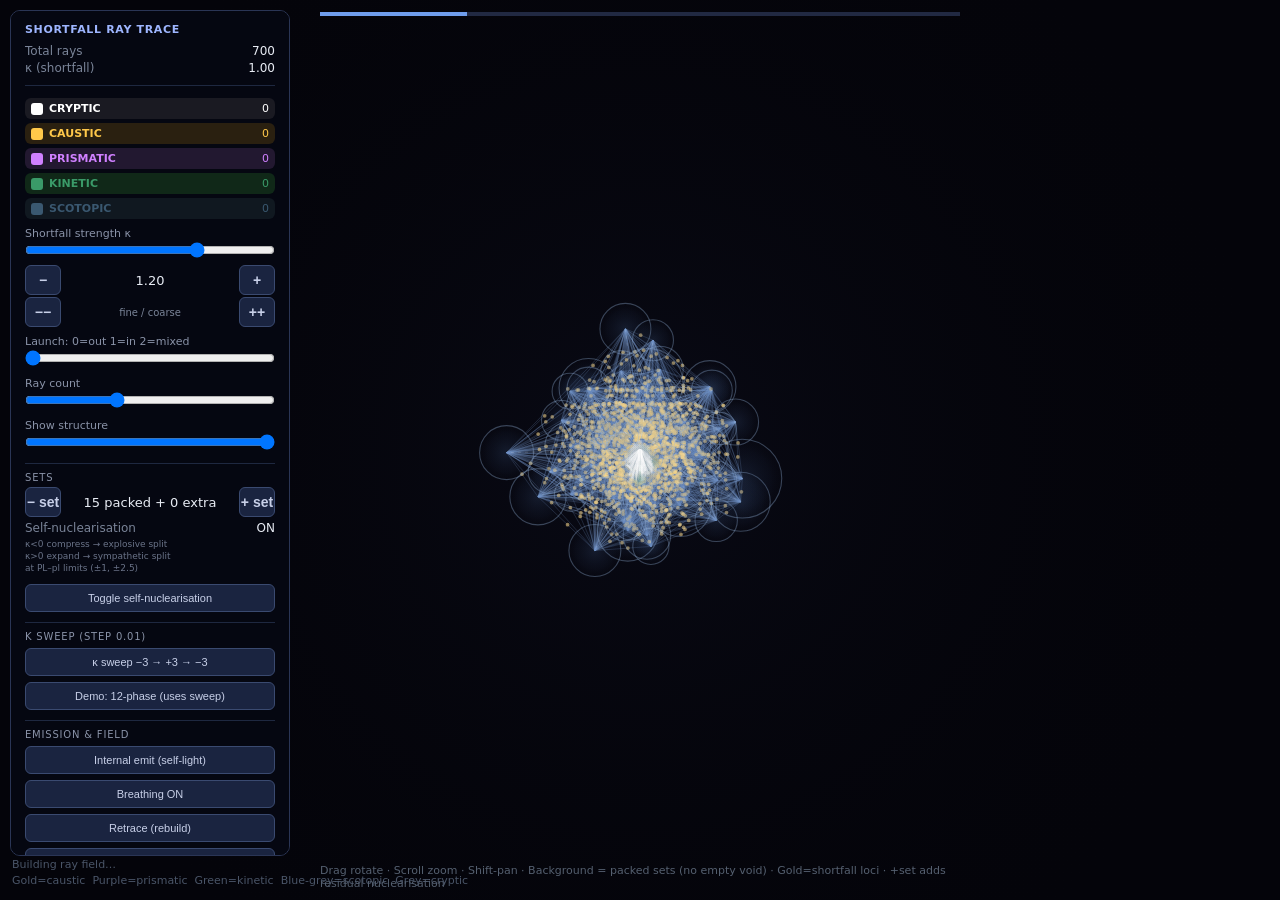
<file: sims/URF_raytrace_shortfall (7).html>
<!DOCTYPE html>
<html lang="en">
<head>
<meta charset="UTF-8"/>
<meta name="viewport" content="width=device-width,initial-scale=1.0"/>
<title>URF · Ray Trace v2 · Optical Modes</title>
<style>
  * { box-sizing: border-box; margin: 0; padding: 0; }
  body { background: #04040a; color: #d0d4e0; font-family: system-ui, sans-serif; overflow: hidden; }
  canvas { display: block; width: 100vw; height: 100vh; }
  #ui {
    position: absolute; top: 10px; left: 10px;
    background: rgba(6,8,18,0.94); border: 1px solid #2a3555;
    border-radius: 10px; padding: 12px 14px; width: 280px;
    max-height: 94vh; overflow-y: auto; font-size: 12px;
  }
  h1 { font-size: 11px; color: #9eb6ff; letter-spacing: 0.06em; text-transform: uppercase; margin-bottom: 8px; }
  .row { display: flex; justify-content: space-between; margin: 3px 0; }
  .label { color: #7a8498; }
  .val { font-variant-numeric: tabular-nums; color: #e8ecf4; font-weight: 500; }
  label.ctrl { display: block; color: #8a93a8; margin-top: 8px; font-size: 11px; }
  input[type=range] { width: 100%; margin: 2px 0 2px; }
  button {
    margin-top: 6px; width: 100%; padding: 7px;
    background: #1a2440; border: 1px solid #3a4a70; color: #c8d0e8;
    border-radius: 6px; cursor: pointer; font-size: 11px;
  }
  button:hover { background: #243056; }
  .arrow-row { display: flex; gap: 6px; align-items: center; margin-top: 4px; }
  .arrow-row button { width: 36px; margin-top: 0; padding: 6px 0; font-size: 14px; font-weight: 700; }
  .arrow-row .kfine { flex: 1; text-align: center; font-variant-numeric: tabular-nums; color: #e8ecf4; font-size: 13px; }
  #metrics {
    margin-top: 10px; border-top: 1px solid #1e2840; padding-top: 8px;
    font-size: 10px; color: #8a93a8; max-height: 140px; overflow-y: auto;
    font-family: ui-monospace, monospace; line-height: 1.45;
  }
  #metrics .mh { color: #9eb6ff; font-weight: 600; margin-bottom: 4px; }
  #metrics .rowm { display: flex; justify-content: space-between; gap: 8px; }
  #metrics .pct { color: #c8d0e8; }

  .mode-row {
    display: flex; align-items: center; justify-content: space-between;
    margin: 4px 0; padding: 4px 6px; border-radius: 6px;
  }
  .swatch { width: 12px; height: 12px; border-radius: 3px; margin-right: 6px; flex-shrink: 0; }
  .mode-name { flex: 1; font-size: 11px; font-weight: 600; }
  .mode-count { font-variant-numeric: tabular-nums; font-size: 11px; }
  #hint { position: absolute; bottom: 10px; left: 50%; transform: translateX(-50%);
    font-size: 11px; color: #556070; pointer-events: none; }
</style>
</head>
<body>
<canvas id="c"></canvas>
<div id="ui">
  <h1>Shortfall Ray Trace</h1>
  <div class="row"><span class="label">Total rays</span><span class="val" id="nrays">0</span></div>
  <div class="row"><span class="label">κ (shortfall)</span><span class="val" id="kappav">1.00</span></div>

  <div style="margin-top:10px;border-top:1px solid #1e2840;padding-top:8px">
    <div class="mode-row" style="background:#1a1a22">
      <div class="swatch" style="background:#ffffff"></div>
      <span class="mode-name" style="color:#ffffff">CRYPTIC</span>
      <span class="mode-count" id="cCRYPTIC" style="color:#ffffff">0</span>
    </div>
    <div class="mode-row" style="background:#2a2010">
      <div class="swatch" style="background:#ffc84a"></div>
      <span class="mode-name" style="color:#ffc84a">CAUSTIC</span>
      <span class="mode-count" id="cCAUSTIC" style="color:#ffc84a">0</span>
    </div>
    <div class="mode-row" style="background:#221830">
      <div class="swatch" style="background:#d080ff"></div>
      <span class="mode-name" style="color:#d080ff">PRISMATIC</span>
      <span class="mode-count" id="cPRISMATIC" style="color:#d080ff">0</span>
    </div>
    <div class="mode-row" style="background:#102818">
      <div class="swatch" style="background:#3a9a68"></div>
      <span class="mode-name" style="color:#3a9a68">KINETIC</span>
      <span class="mode-count" id="cKINETIC" style="color:#3a9a68">0</span>
    </div>
    <div class="mode-row" style="background:#101820">
      <div class="swatch" style="background:#3a5870"></div>
      <span class="mode-name" style="color:#3a5870">SCOTOPIC</span>
      <span class="mode-count" id="cSCOTOPIC" style="color:#3a5870">0</span>
    </div>
  </div>

  <label class="ctrl">Shortfall strength κ
    <input type="range" id="kappa" min="-300" max="300" value="120" step="1"/>
  </label>
  <div class="arrow-row">
    <button type="button" id="kdown" title="κ −0.01">−</button>
    <div class="kfine" id="kfine">1.20</div>
    <button type="button" id="kup" title="κ +0.01">+</button>
  </div>
  <div class="arrow-row" style="margin-top:2px">
    <button type="button" id="kdown10" title="κ −0.10">−−</button>
    <div class="kfine" style="font-size:10px;color:#7a8498">fine / coarse</div>
    <button type="button" id="kup10" title="κ +0.10">++</button>
  </div>

  <label class="ctrl">Launch: 0=out 1=in 2=mixed
    <input type="range" id="launch" min="0" max="2" value="0" step="1"/>
  </label>
  <label class="ctrl">Ray count
    <input type="range" id="nray" min="200" max="1600" value="700" step="100"/>
  </label>
  <label class="ctrl">Show structure
    <input type="range" id="struct" min="0" max="1" value="1" step="1"/>
  </label>
  <div style="margin-top:10px;border-top:1px solid #1e2840;padding-top:8px;font-size:10px;color:#8a93a8;letter-spacing:0.08em;text-transform:uppercase">Sets</div>
  <div class="arrow-row">
    <button type="button" id="setminus" title="Remove one set">− set</button>
    <div class="kfine" id="setcount">1 set</div>
    <button type="button" id="setplus" title="Add one set">+ set</button>
  </div>
  <div class="row" style="margin-top:4px"><span class="label">Self-nuclearisation</span><span class="val" id="natv">ON</span></div>
  <div style="font-size:9px;color:#6a7388;margin:2px 0 4px;line-height:1.35">
    κ&lt;0 compress → explosive split<br/>
    κ&gt;0 expand → sympathetic split<br/>
    at PL–pl limits (±1, ±2.5)
  </div>
  <button id="natnuc">Toggle self-nuclearisation</button>

  <div style="margin-top:10px;border-top:1px solid #1e2840;padding-top:8px;font-size:10px;color:#8a93a8;letter-spacing:0.08em;text-transform:uppercase">κ sweep (step 0.01)</div>
  <button id="sweep">κ sweep −3 → +3 → −3</button>
  <button id="cycle12">Demo: 12-phase (uses sweep)</button>

  <div style="margin-top:10px;border-top:1px solid #1e2840;padding-top:8px;font-size:10px;color:#8a93a8;letter-spacing:0.08em;text-transform:uppercase">Emission &amp; field</div>
  <button id="emit">Internal emit (self-light)</button>
  <button id="breathe">Breathing ON</button>
  <button id="retrace">Retrace (rebuild)</button>
  <button id="reset">Reset (clear)</button>
  <button id="pause">Pause / Resume</button>
  <button id="step">Step →</button>
  <label class="ctrl">Step size (rays / path)
    <input type="range" id="stepsize" min="1" max="40" value="8"/>
  </label>
  <button id="capture">Capture metrics</button>
  <button id="exportcsv">Export metrics CSV</button>
  <div id="metrics"><div class="mh">Metrics log</div><div id="mbody">— capture to log fractions vs κ</div></div>
</div>
<div id="hint">Drag rotate · Scroll zoom · Shift-pan · Background = packed sets (no empty void) · Gold=shortfall loci · +set adds residual nuclearisation</div>
<script>
const canvas = document.getElementById('c');
const ctx = canvas.getContext('2d');
let W, H, dpr;
function resize() {
  dpr = devicePixelRatio || 1;
  W = innerWidth; H = innerHeight;
  canvas.width = W * dpr; canvas.height = H * dpr;
  canvas.style.width = W + 'px'; canvas.style.height = H + 'px';
  ctx.setTransform(dpr, 0, 0, dpr, 0, 0);
}
addEventListener('resize', resize);
resize();

let rotY = 0.55, rotX = 0.28, zoom = 0.85, panX = 0, panY = 0;
let dragging = false, panning = false, lx = 0, ly = 0;
let paused = false;
let kappaScale = 1.2;
// kfine synced in setKappa when DOM ready
let launchMode = 0;
let showStruct = true;
let NRAYS = 700;

canvas.addEventListener('pointerdown', e => {
  lx = e.clientX; ly = e.clientY;
  if (e.shiftKey || e.button === 1 || e.altKey) { panning = true; dragging = false; }
  else { dragging = true; panning = false; }
  canvas.setPointerCapture(e.pointerId);
});
canvas.addEventListener('pointerup', () => { dragging = false; panning = false; });
canvas.addEventListener('pointermove', e => {
  const dx = e.clientX - lx, dy = e.clientY - ly;
  if (panning) { panX += dx; panY += dy; }
  else if (dragging) {
    rotY += dx * 0.008; rotX += dy * 0.008;
    rotX = Math.max(-1.4, Math.min(1.4, rotX));
  }
  lx = e.clientX; ly = e.clientY;
});
canvas.addEventListener('wheel', e => {
  e.preventDefault();
  zoom *= e.deltaY > 0 ? 0.9 : 1.12;
  zoom = Math.max(0.35, Math.min(30, zoom));
}, { passive: false });

function setKappa(k, retrace = true) {
  kappaScale = Math.max(-3.0, Math.min(3.0, k));
  document.getElementById('kappa').value = Math.round(kappaScale * 100);
  document.getElementById('kappav').textContent = kappaScale.toFixed(2);
  document.getElementById('kfine').textContent = kappaScale.toFixed(2);
  if (retrace && typeof traceAll === 'function') {
    // defer until traceAll defined on first load
    try { traceAll(); } catch (e) {}
  }
}
document.getElementById('kappa').oninput = e => {
  setKappa((+e.target.value) / 100, true);
};
document.getElementById('kdown').onclick = () => setKappa(kappaScale - 0.01);
document.getElementById('kup').onclick = () => setKappa(kappaScale + 0.01);
document.getElementById('kdown10').onclick = () => setKappa(kappaScale - 0.10);
document.getElementById('kup10').onclick = () => setKappa(kappaScale + 0.10);

const metricsLog = [];
function captureMetrics(tag) {
  const total = Math.max(1, rays.length);
  const row = {
    tag: tag || ('κ=' + kappaScale.toFixed(3)),
    kappa: +kappaScale.toFixed(4),
    N: rays.length,
    CAUSTIC: COUNTS.CAUSTIC,
    PRISMATIC: COUNTS.PRISMATIC,
    KINETIC: COUNTS.KINETIC,
    SCOTOPIC: COUNTS.SCOTOPIC,
    CRYPTIC: COUNTS.CRYPTIC,
    fC: +(COUNTS.CAUSTIC / total).toFixed(4),
    fP: +(COUNTS.PRISMATIC / total).toFixed(4),
    fK: +(COUNTS.KINETIC / total).toFixed(4),
    fS: +(COUNTS.SCOTOPIC / total).toFixed(4),
    fX: +(COUNTS.CRYPTIC / total).toFixed(4)
  };
  metricsLog.push(row);
  const el = document.getElementById('mbody');
  const lines = metricsLog.slice(-12).map(r =>
    `<div class="rowm"><span>${r.tag}</span><span class="pct">X${(r.fX*100).toFixed(1)}% C${(r.fC*100).toFixed(1)}% P${(r.fP*100).toFixed(1)}% K${(r.fK*100).toFixed(1)}% S${(r.fS*100).toFixed(1)}%</span></div>`
  );
  el.innerHTML = lines.join('') || '—';
  return row;
}
document.getElementById('capture').onclick = () => {
  // ensure counts reflect full field
  if (typeof rays !== 'undefined' && rays.length) {
    // recount from completed rays
    for (const k of Object.keys(COUNTS)) COUNTS[k] = 0;
    for (const r of rays) if (r.revealed || (r.reveal || 0) >= 1) COUNTS[r.mode]++;
    // if nothing revealed yet, count all
    const sum = Object.values(COUNTS).reduce((a,b)=>a+b,0);
    if (sum === 0) for (const r of rays) COUNTS[r.mode]++;
    for (const k of Object.keys(COUNTS)) {
      const el = document.getElementById('c' + k);
      if (el) el.textContent = COUNTS[k];
    }
  }
  captureMetrics();
};
document.getElementById('exportcsv').onclick = () => {
  if (!metricsLog.length) captureMetrics();
  const hdr = 'kappa,N,CAUSTIC,PRISMATIC,KINETIC,SCOTOPIC,CRYPTIC,fC,fP,fK,fS,fX\n';
  const body = metricsLog.map(r =>
    [r.kappa,r.N,r.CAUSTIC,r.PRISMATIC,r.KINETIC,r.SCOTOPIC,r.CRYPTIC,r.fC,r.fP,r.fK,r.fS,r.fX].join(',')
  ).join('\n');
  const blob = new Blob([hdr + body], { type: 'text/csv' });
  const a = document.createElement('a');
  a.href = URL.createObjectURL(blob);
  a.download = 'urf_raytrace_metrics.csv';
  a.click();
  URL.revokeObjectURL(a.href);
};

// Internal emission: structure generates its own residual rays from heart + shell
let emitMode = false;
document.getElementById('emit').onclick = () => {
  emitMode = !emitMode;
  document.getElementById('emit').textContent = emitMode
    ? 'Internal emit ON'
    : 'Internal emit (self-light)';
  launchMode = emitMode ? 0 : launchMode; // centroid out when emitting
  if (emitMode) {
    // force internal launch
    const prev = launchMode;
    launchMode = 0;
    if (typeof traceAll === 'function') traceAll();
  } else {
    if (typeof traceAll === 'function') traceAll();
  }
};

// ----- Sets: add one at a time (manual) + natural nucleation at PL–pl limits -----
function updateSetLabel() {
  const bg = PACKED.length;
  const extra = splitLevel;
  const el = document.getElementById('setcount');
  if (el) el.textContent = bg + ' packed + ' + extra + ' extra';
}

function addOneSet() {
  if (splitLevel >= 8) return; // soft cap for performance
  if (splitLevel === 0) {
    BASE_SECOND = makeShiftedSet(BASE, SHELL_AXIS, 1.15);
    splitLevel = 1;
  } else if (splitLevel === 1) {
    const ax = SHELL_AXIS;
    let px = BASE[1][0]-BASE[0][0], py = BASE[1][1]-BASE[0][1], pz = BASE[1][2]-BASE[0][2];
    const par = px*ax[0]+py*ax[1]+pz*ax[2];
    px -= par*ax[0]; py -= par*ax[1]; pz -= par*ax[2];
    let L = Math.hypot(px,py,pz) || 1;
    const axis2 = [px/L, py/L, pz/L];
    BASE_THIRD = makeShiftedSet(BASE_SECOND || BASE, axis2, 1.15);
    splitLevel = 2;
  } else {
    // further sets: alternate residual directions
    const seed = (splitLevel % 2 === 0) ? (BASE_THIRD || BASE_SECOND || BASE) : (BASE_SECOND || BASE);
    const ang = splitLevel * 2.399; // golden-ish angle
    const axis = [
      Math.cos(ang)*SHELL_AXIS[0] + Math.sin(ang)*0.7,
      SHELL_AXIS[1]*0.3 + Math.cos(ang*1.3)*0.7,
      Math.sin(ang)*SHELL_AXIS[2] + Math.cos(ang)*0.5
    ];
    const L = Math.hypot(axis[0], axis[1], axis[2]) || 1;
    const a = [axis[0]/L, axis[1]/L, axis[2]/L];
    const extra = makeShiftedSet(seed, a, 1.15 + 0.05*splitLevel);
    if (splitLevel === 2) BASE_THIRD = BASE_THIRD; // keep
    // store extras by growing BASE_THIRD list via concat into a dynamic store
    if (!window._extraSets) window._extraSets = [];
    window._extraSets.push(extra);
    splitLevel += 1;
  }
  updateSetLabel();
  if (typeof traceAll === 'function') traceAll();
}

function removeOneSet() {
  if (splitLevel <= 0) return;
  if (window._extraSets && window._extraSets.length) {
    window._extraSets.pop();
    splitLevel -= 1;
  } else if (splitLevel >= 2) {
    BASE_THIRD = null;
    splitLevel = 1;
  } else {
    BASE_SECOND = null;
    BASE_THIRD = null;
    splitLevel = 0;
  }
  updateSetLabel();
  if (typeof traceAll === 'function') traceAll();
}

function makeShiftedSet(source, axis, shift) {
  let best = -1e9, idx = 0;
  for (let i = 0; i < source.length; i++) {
    const c = source[i];
    const proj = c[0]*axis[0] + c[1]*axis[1] + c[2]*axis[2];
    if (proj > best) { best = proj; idx = i; }
  }
  const peel = source[idx];
  return source.map(c => [
    c[0] - peel[0] + axis[0]*shift + peel[0]*0.15,
    c[1] - peel[1] + axis[1]*shift + peel[1]*0.15,
    c[2] - peel[2] + axis[2]*shift + peel[2]*0.15
  ]);
}


let naturalNucleation = true;
// Self-nuclearisation triggers (geometry-native):
// 1) COMPRESSION → explosive separation (pressure side p, κ < 0)
//    Deep compression at PL–pl lower limit: residual pressure saturates the shell,
//    interface charge ruptures → new set is ejected outward (energetic / caustic channel).
// 2) EXPANSION → sympathetic separation (tension side P, κ > 0)
//    Deep expansion at PL–pl upper limit: residual tension opens solvent corridors,
//    a new set peels along a transport axis (sympathetic channel).
//
// PL–pl = balanced pressure–length crossings where residual load can reorganise
// into an extra extended nucleus without forced thresholds beyond the residual cycle.
const NUC_COMPRESS = -1.0;  // first compression balance (explosive window)
const NUC_COMPRESS_DEEP = -2.5;
const NUC_EXPAND = 1.0;     // first expansion balance (sympathetic window)
const NUC_EXPAND_DEEP = 2.5;

function maybeNaturalNucleate(prevK, nextK) {
  if (!naturalNucleation) return;
  if (splitLevel >= 8) return;

  function crossed(L) {
    return (prevK - L) * (nextK - L) <= 0 && prevK !== nextK;
  }

  let mode = null;
  if (crossed(NUC_COMPRESS) || crossed(NUC_COMPRESS_DEEP)) {
    mode = 'explosive'; // compression → energetic rupture
  } else if (crossed(NUC_EXPAND) || crossed(NUC_EXPAND_DEEP)) {
    mode = 'sympathetic'; // expansion → solvent-corridor peel
  }
  if (!mode) return;

  // Explosive: shift farther, along strongest compression radial
  // Sympathetic: milder shift along residual transport axis
  const shift = mode === 'explosive' ? 1.35 : 1.10;
  const prevLevel = splitLevel;

  if (mode === 'explosive') {
    residualSign = -1;
    // push next set along current shell axis (pressure ejection)
    if (splitLevel === 0) {
      BASE_SECOND = makeShiftedSet(BASE, SHELL_AXIS, shift);
      splitLevel = 1;
    } else {
      addOneSet();
    }
  } else {
    residualSign = 1;
    // sympathetic: peel along a perpendicular residual corridor
    if (splitLevel === 0) {
      const ax = SHELL_AXIS;
      let px = BASE[1][0]-BASE[0][0], py = BASE[1][1]-BASE[0][1], pz = BASE[1][2]-BASE[0][2];
      const par = px*ax[0]+py*ax[1]+pz*ax[2];
      px -= par*ax[0]; py -= par*ax[1]; pz -= par*ax[2];
      let L = Math.hypot(px,py,pz) || 1;
      BASE_SECOND = makeShiftedSet(BASE, [px/L, py/L, pz/L], shift);
      splitLevel = 1;
    } else {
      addOneSet();
    }
  }

  if (splitLevel > prevLevel) {
    updateSetLabel();
    captureMetrics((mode === 'explosive' ? 'EXPL' : 'SYMP') +
      '@κ=' + nextK.toFixed(2) + ' sets=' + (1+splitLevel));
  }
}

document.getElementById('setplus').onclick = () => addOneSet();
document.getElementById('setminus').onclick = () => removeOneSet();
document.getElementById('natnuc').onclick = () => {
  naturalNucleation = !naturalNucleation;
  document.getElementById('natv').textContent = naturalNucleation ? 'ON' : 'OFF';
};

// ----- κ sweep −3 → +3 → −3, step 0.01 -----
let sweeping = false;
async function runKappaSweep(kMin, kMax, step, labelBtn, doneLabel) {
  if (sweeping) { sweeping = false; return; }
  sweeping = true;
  if (labelBtn) labelBtn.textContent = 'Sweep running… (click stop)';
  const seq = [];
  for (let k = kMin; k <= kMax + 1e-9; k = +(k + step).toFixed(4)) seq.push(k);
  for (let k = kMax - step; k >= kMin - 1e-9; k = +(k - step).toFixed(4)) seq.push(k);

  let prevK = kappaScale;
  for (const k of seq) {
    if (!sweeping) break;
    maybeNaturalNucleate(prevK, k);
    prevK = k;
    setKappa(k, false);
    if (typeof _traceAll === 'function') _traceAll();
    else if (typeof traceAll === 'function') traceAll();
    for (const key of Object.keys(COUNTS)) COUNTS[key] = 0;
    for (const r of rays) {
      r.reveal = 1; r.revealed = true;
      COUNTS[r.mode]++;
    }
    buildIndex = rays.length;
    for (const key of Object.keys(COUNTS)) {
      const el = document.getElementById('c' + key);
      if (el) el.textContent = COUNTS[key];
    }
    const leg = seq.indexOf(k) <= seq.length / 2 ? '↑' : '↓';
    if (Math.abs(k * 100 - Math.round(k * 100)) < 1e-6 && (Math.round(Math.abs(k)*100) % 10 === 0))
      captureMetrics(leg + 'κ=' + k.toFixed(2) + ' n=' + (1+splitLevel));
    await new Promise(r => setTimeout(r, 12));
  }
  sweeping = false;
  if (labelBtn) labelBtn.textContent = doneLabel;
}

document.getElementById('sweep').onclick = () => {
  const btn = document.getElementById('sweep');
  if (sweeping) { sweeping = false; return; }
  runKappaSweep(-3.0, 3.0, 0.01, btn, 'κ sweep −3 → +3 → −3');
};

// 12-phase = demonstration wrapper: 12 samples of the residual cycle via κ
document.getElementById('cycle12').onclick = async () => {
  if (sweeping) { sweeping = false; return; }
  const btn = document.getElementById('cycle12');
  btn.textContent = 'Demo running…';
  sweeping = true;
  for (let ph = 0; ph < 12 && sweeping; ph++) {
    breathPhase = ph;
    const ang = ph * Math.PI / 6;
    residualSign = Math.cos(ang) >= 0 ? 1 : -1;
    const k = Math.cos(ang) * 2.0; // within ±2, residual cycle sample
    maybeNaturalNucleate(kappaScale, k);
    setKappa(k, false);
    if (typeof _traceAll === 'function') _traceAll();
    else if (typeof traceAll === 'function') traceAll();
    for (const key of Object.keys(COUNTS)) COUNTS[key] = 0;
    for (const r of rays) { r.reveal = 1; r.revealed = true; COUNTS[r.mode]++; }
    buildIndex = rays.length;
    for (const key of Object.keys(COUNTS)) {
      const el = document.getElementById('c' + key);
      if (el) el.textContent = COUNTS[key];
    }
    captureMetrics('φ' + ph + ' κ=' + k.toFixed(2) + ' n=' + (1+splitLevel));
    await new Promise(r => setTimeout(r, 100));
  }
  sweeping = false;
  breathPhase = 0;
  btn.textContent = 'Demo: 12-phase (uses sweep)';
};

document.getElementById('breathe').onclick = () => {
  breathing = !breathing;
  document.getElementById('breathe').textContent = breathing ? 'Breathing ON' : 'Breathing OFF';
  if (typeof traceAll === 'function') traceAll();
};

// init label after DOM
setTimeout(updateSetLabel, 0);

document.getElementById('launch').oninput = e => { launchMode = +e.target.value; traceAll(); };
document.getElementById('nray').oninput = e => { NRAYS = +e.target.value; traceAll(); };
document.getElementById('struct').oninput = e => { showStruct = +e.target.value === 1; };
document.getElementById('retrace').onclick = () => traceAll();
document.getElementById('pause').onclick = () => { paused = !paused; };
let stepMode = false;
let stepSize = 8;
document.getElementById('stepsize').oninput = e => { stepSize = +e.target.value; };
document.getElementById('reset').onclick = () => {
  // clear all reveals, back to empty field, stay paused in step-ready state
  buildIndex = 0;
  for (const r of rays) { r.reveal = 0; r.revealed = false; }
  for (const k of Object.keys(COUNTS)) COUNTS[k] = 0;
  for (const k of Object.keys(COUNTS)) {
    const el = document.getElementById('c' + k);
    if (el) el.textContent = '0';
  }
  building = true;
  paused = true;
  stepMode = true;
  document.getElementById('pause').textContent = 'Resume auto';
};
document.getElementById('step').onclick = () => {
  paused = true;
  stepMode = true;
  document.getElementById('pause').textContent = 'Resume auto';
  // advance: either launch more rays or grow paths
  let budget = stepSize;
  // first grow existing incomplete rays
  for (let i = 0; i < buildIndex && budget > 0; i++) {
    const r = rays[i];
    if (r.reveal < 1) {
      r.reveal = Math.min(1, r.reveal + Math.max(0.08, stepSize / Math.max(10, r.path.length)));
      budget--;
      if (r.reveal >= 1 && !r.revealed) {
        r.revealed = true;
        COUNTS[r.mode]++;
        document.getElementById('c' + r.mode).textContent = COUNTS[r.mode];
      }
    }
  }
  // then launch new rays if budget left
  while (budget > 0 && buildIndex < rays.length) {
    const r = rays[buildIndex];
    r.reveal = Math.min(1, 0.15);
    buildIndex++;
    budget--;
  }
};

// ----- URF geometry: background IS packed sets (no empty Cartesian void) -----
// Template tet (non-ideal four centres), unit scale
const TET_TEMPLATE = [
  [0.40, 0.36, 0.33],
  [0.38, -0.34, -0.40],
  [-0.40, 0.32, -0.36],
  [-0.34, -0.38, 0.42]
];
(function () {
  let cx = 0, cy = 0, cz = 0;
  for (const c of TET_TEMPLATE) { cx += c[0]; cy += c[1]; cz += c[2]; }
  cx /= 4; cy /= 4; cz /= 4;
  for (const c of TET_TEMPLATE) { c[0] -= cx; c[1] -= cy; c[2] -= cz; }
})();

const SET_SPACING = 1.55; // centre-to-centre of neighbouring sets (residual contact)

function makeSetAt(ox, oy, oz, phase) {
  // phase slightly rotates residual orientation so packing is not sterile
  const ca = Math.cos(phase), sa = Math.sin(phase);
  return TET_TEMPLATE.map(c => {
    const x = c[0]*ca - c[2]*sa;
    const z = c[0]*sa + c[2]*ca;
    return [x + ox, c[1] + oy, z + oz];
  });
}

// Tetrahedral / BCC-like packing of set centroids (background of sets)
function buildPackedBackground() {
  const sets = [];
  // FCC/BCC-inspired offsets for neighbour shells
  const offsets = [
    [0, 0, 0],
    [1, 1, 1], [1, 1, -1], [1, -1, 1], [1, -1, -1],
    [-1, 1, 1], [-1, 1, -1], [-1, -1, 1], [-1, -1, -1],
    [2, 0, 0], [-2, 0, 0], [0, 2, 0], [0, -2, 0], [0, 0, 2], [0, 0, -2]
  ];
  const s = SET_SPACING * 0.72;
  for (let i = 0; i < offsets.length; i++) {
    const [a, b, c] = offsets[i];
    const phase = i * 0.37;
    sets.push(makeSetAt(a * s, b * s, c * s, phase));
  }
  return sets;
}

let PACKED = buildPackedBackground(); // background lattice of sets
// BASE = first set (origin cell) for residual axis / manual splits
const BASE = PACKED[0].map(c => c.slice());

let SPH_R0 = 0.70;
let SPH_R = 0.70;
let breathing = true;
let breathPhase = 0;
let residualSign = 1;

let SHELL_AXIS = [0, 1, 0];
(function computeShellAxis() {
  let ax = 0, ay = 0, az = 0, best = -1;
  for (const c of BASE) {
    const r2 = c[0]*c[0]+c[1]*c[1]+c[2]*c[2];
    if (r2 > best) { best = r2; ax = c[0]; ay = c[1]; az = c[2]; }
  }
  let L = Math.hypot(ax, ay, az) || 1;
  ax /= L; ay /= L; az /= L;
  for (let it = 0; it < 12; it++) {
    let nx = 0, ny = 0, nz = 0;
    for (const c of BASE) {
      const dot = c[0]*ax + c[1]*ay + c[2]*az;
      nx += c[0]*dot; ny += c[1]*dot; nz += c[2]*dot;
    }
    L = Math.hypot(nx, ny, nz) || 1;
    ax = nx/L; ay = ny/L; az = nz/L;
  }
  SHELL_AXIS = [ax, ay, az];
})();

// alignment: 1 = ray parallel to shell axis (transport channel), 0 = perpendicular (membrane punch)
function axisAlignment(dx, dy, dz) {
  const a = Math.abs(dx*SHELL_AXIS[0] + dy*SHELL_AXIS[1] + dz*SHELL_AXIS[2]);
  return Math.max(0, Math.min(1, a));
}

function project(x, y, z) {
  let x1 = x * Math.cos(rotY) - z * Math.sin(rotY);
  let z1 = x * Math.sin(rotY) + z * Math.cos(rotY);
  let y1 = y * Math.cos(rotX) - z1 * Math.sin(rotX);
  let z2 = y * Math.sin(rotX) + z1 * Math.cos(rotX);
  const scale = 220 * zoom;
  const depth = 5.5 + z2;
  const f = scale / Math.max(0.28, depth);
  return { x: W / 2 + panX + x1 * f, y: H / 2 + panY + y1 * f, z: z2, f };
}

let BASE_SECOND = null;
let BASE_THIRD = null;
let splitLevel = 0; // 0, 1, or 2 extra sets

function allCentres() {
  // Background = packed sets; manual / nuclearised sets layer on top
  let C = [];
  for (const set of PACKED) {
    for (const c of set) C.push(c);
  }
  if (splitLevel >= 1 && BASE_SECOND) C = C.concat(BASE_SECOND);
  if (splitLevel >= 2 && BASE_THIRD) C = C.concat(BASE_THIRD);
  if (typeof window !== 'undefined' && window._extraSets) {
    for (const s of window._extraSets) C = C.concat(s);
  }
  return C;
}

function packedSetCount() {
  return PACKED.length + splitLevel;
}

// Residual breathing — tetrahedrally symmetric (all centres), not one-sided.
// Each centre moves radially from the set centroid: expansion/compression keeps closure.
function breathScale() {
  if (!breathing) return { rad: 1, radial: 1, s: 1 };
  const amp = Math.min(0.28, 0.06 + 0.08 * Math.abs(kappaScale));
  const s = Math.sign(kappaScale) || residualSign;
  const radial = 1 + s * amp; // >1 expand, <1 compress — equal on every side
  const rad = 1 + 0.03 * Math.sin(breathPhase * Math.PI / 6);
  return { rad, radial, s, amp };
}

function deformedCentres() {
  const C = allCentres();
  if (!C.length) return C;
  let cx = 0, cy = 0, cz = 0;
  for (const c of C) { cx += c[0]; cy += c[1]; cz += c[2]; }
  cx /= C.length; cy /= C.length; cz /= C.length;
  const b = breathScale();
  return C.map(c => {
    const dx = c[0] - cx, dy = c[1] - cy, dz = c[2] - cz;
    return [
      cx + dx * b.radial * b.rad,
      cy + dy * b.radial * b.rad,
      cz + dz * b.radial * b.rad
    ];
  });
}

// Local membrane factor from ALL centres — closed geometry, no preferred half.
function localMembraneFactor(px, py, pz, dx, dy, dz) {
  const C = deformedCentres();
  let nx = 0, ny = 0, nz = 0, wsum = 0;
  for (const c of C) {
    const vx = px - c[0], vy = py - c[1], vz = pz - c[2];
    const r2 = vx*vx + vy*vy + vz*vz;
    const w = Math.exp(-r2 * 4);
    const r = Math.sqrt(r2) || 1;
    nx += w * vx / r; ny += w * vy / r; nz += w * vz / r;
    wsum += w;
  }
  if (wsum < 1e-6) return 0.5;
  let L = Math.hypot(nx, ny, nz) || 1;
  nx /= L; ny /= L; nz /= L;
  const align = Math.abs(dx*nx + dy*ny + dz*nz);
  return 1 - align * align;
}

function overlapCount(px, py, pz) {
  let n = 0;
  const R = SPH_R0 * breathScale().rad;
  SPH_R = R;
  for (const c of deformedCentres()) {
    const dx = px - c[0], dy = py - c[1], dz = pz - c[2];
    if (dx*dx + dy*dy + dz*dz <= R * R) n++;
  }
  return n;
}

// Shortfall: strong in membrane, enhanced near pair-midpoints (incomplete 3-fold)
function shortfallField(px, py, pz) {
  const n = overlapCount(px, py, pz);
  if (n === 0) return 0;
  // with two sets, 4-of-4 per set still near-vacuum heart; >4 is inter-set overlap (junction)
  if (n >= 4 && n < 6) return 0.08;
  if (n >= 6) return 0.35; // junction / interface charge region
  if (n === 3) return 0.22;
  let enh = 0;
  const C = deformedCentres();
  for (let i = 0; i < C.length; i++) {
    for (let j = i + 1; j < C.length; j++) {
      const mx = (C[i][0] + C[j][0]) / 2;
      const my = (C[i][1] + C[j][1]) / 2;
      const mz = (C[i][2] + C[j][2]) / 2;
      const d2 = (px - mx) ** 2 + (py - my) ** 2 + (pz - mz) ** 2;
      enh += Math.exp(-d2 * 10);
    }
  }
  const base = n === 2 ? 0.75 : 1.05;
  return Math.min(1.8, base + 0.55 * enh);
}

function shortfallGradient(px, py, pz) {
  const h = 0.035;
  const s0 = shortfallField(px, py, pz);
  return [
    (shortfallField(px + h, py, pz) - s0) / h,
    (shortfallField(px, py + h, pz) - s0) / h,
    (shortfallField(px, py, pz + h) - s0) / h
  ];
}

function fibonacciSphere(n) {
  const pts = [];
  const phi = Math.PI * (3 - Math.sqrt(5));
  for (let i = 0; i < n; i++) {
    const y = 1 - (i / Math.max(1, n - 1)) * 2;
    const r = Math.sqrt(Math.max(0, 1 - y * y));
    const th = phi * i;
    pts.push([Math.cos(th) * r, y, Math.sin(th) * r]);
  }
  return pts;
}

function classifyRay(path, intensity, totalTurn, maxSf, memFrac, meanAlign) {
  const avgTurn = totalTurn / Math.max(1, path.length - 2);
  const align = meanAlign == null ? 0.5 : meanAlign;
  // Geometry-led classification — no hand-imposed high-κ dump into Kinetic.
  // Transport-aligned paths (high align) stay Kinetic if they don't fold.
  if (maxSf > 0.85 && avgTurn > 0.07 && intensity > 0.25) return 'CAUSTIC';
  if (avgTurn > 0.055 && memFrac > 0.18 && intensity > 0.2) return 'PRISMATIC';
  // Cryptic: membrane-heavy, low turn, often misaligned (diffusive)
  if (memFrac > 0.35 && avgTurn < 0.04 && align < 0.55) return 'CRYPTIC';
  // Scotopic: long membrane, moderate drain
  if (memFrac > 0.4 && intensity < 0.5 && avgTurn < 0.1) return 'SCOTOPIC';
  // Kinetic: residual living motion, including open transport corridors
  return 'KINETIC';
}

function integrateRay(origin, dir) {
  const path = [];
  let x = origin[0], y = origin[1], z = origin[2];
  let dx = dir[0], dy = dir[1], dz = dir[2];
  let L = Math.hypot(dx, dy, dz) || 1;
  dx /= L; dy /= L; dz /= L;
  let intensity = 1.0;
  const step = 0.032;
  const maxSteps = 100;
  let totalTurn = 0, maxSf = 0, memSteps = 0, alignSum = 0;
  let pdx = dx, pdy = dy, pdz = dz;

  for (let s = 0; s < maxSteps; s++) {
    const n = overlapCount(x, y, z);
    const sf = shortfallField(x, y, z);
    maxSf = Math.max(maxSf, sf);
    if (n >= 1 && n <= 2) memSteps++;
    const membraneFactor = localMembraneFactor(x, y, z, dx, dy, dz);
    const align = 1 - membraneFactor;
    alignSum += align;
    path.push({ x, y, z, n, sf, align });

    if (n >= 1) {
      const g = shortfallGradient(x, y, z);
      const k = 0.045 * kappaScale * (0.3 + sf) * membraneFactor;
      dx += g[0] * k;
      dy += g[1] * k;
      dz += g[2] * k;
      L = Math.hypot(dx, dy, dz) || 1;
      dx /= L; dy /= L; dz /= L;
      if (n <= 2) {
        const loss = 0.018 * sf * membraneFactor * Math.min(2, 0.5 + Math.abs(kappaScale) * 0.5);
        intensity *= (1 - loss);
      }
    }

    if (s > 0) {
      const dot = Math.max(-1, Math.min(1, dx * pdx + dy * pdy + dz * pdz));
      totalTurn += Math.acos(dot);
    }
    pdx = dx; pdy = dy; pdz = dz;

    x += dx * step;
    y += dy * step;
    z += dz * step;
    if (Math.hypot(x, y, z) > 6.5) break;
    if (intensity < 0.015) break;
  }

  const memFrac = memSteps / Math.max(1, path.length);
  const meanAlign = alignSum / Math.max(1, path.length);
  const mode = classifyRay(path, intensity, totalTurn, maxSf, memFrac, meanAlign);
  return { path, intensity, mode, maxSf, memFrac, totalTurn, meanAlign };
}

let rays = [];
const COUNTS = { CAUSTIC: 0, PRISMATIC: 0, KINETIC: 0, SCOTOPIC: 0, CRYPTIC: 0 };

function traceAll() {
  rays = [];
  for (const k of Object.keys(COUNTS)) COUNTS[k] = 0;
  const dirs = fibonacciSphere(NRAYS);

  for (let i = 0; i < NRAYS; i++) {
    let origin, dir;
    if (typeof emitMode !== 'undefined' && emitMode) {
      // Full 3D isotropic emission from every centroidal focus + outer shells
      const C = deformedCentres();
      // Build list of foci: per-set centroids + global heart + each nucleus centre + edge midpoints
      const foci = [];
      // partition centres into sets of 4 when possible
      for (let s = 0; s + 3 < C.length; s += 4) {
        let sx=0,sy=0,sz=0;
        for (let t = 0; t < 4; t++) {
          sx += C[s+t][0]; sy += C[s+t][1]; sz += C[s+t][2];
        }
        foci.push([sx/4, sy/4, sz/4]); // set centroid — 360° emit
      }
      if (!foci.length) foci.push([0,0,0]);
      // each nucleus centre is also a residual focus (outer extreme included)
      for (const c of C) foci.push(c);
      // edge midpoints (shortfall loci)
      for (let a = 0; a < C.length; a++)
        for (let b = a+1; b < Math.min(C.length, a+4); b++)
          foci.push([
            (C[a][0]+C[b][0])/2,
            (C[a][1]+C[b][1])/2,
            (C[a][2]+C[b][2])/2
          ]);
      // outer shell samples on the extreme radius of the whole assembly
      let rMax = 0;
      for (const c of C) rMax = Math.max(rMax, Math.hypot(c[0],c[1],c[2]));
      const Rshell = (rMax + SPH_R0 * breathScale().rad) * 0.98;
      foci.push(dirs[i].map(v => v * Rshell)); // outer extreme shell point

      // Pick focus; direction is ALWAYS full-sphere isotropic (dirs from fibonacci)
      const focus = foci[i % foci.length];
      origin = focus;
      dir = dirs[i]; // 360° in 3D — no outward-only bias
    } else if (launchMode === 0) {
      origin = [0, 0, 0];
      dir = dirs[i];
    } else if (launchMode === 1) {
      origin = dirs[i].map(v => v * 2.7);
      dir = dirs[i].map(v => -v);
    } else {
      if (i % 2 === 0) { origin = [0, 0, 0]; dir = dirs[i]; }
      else { origin = dirs[i].map(v => v * 2.7); dir = dirs[i].map(v => -v); }
    }
    const ray = integrateRay(origin, dir);
    rays.push(ray);
    COUNTS[ray.mode]++;
  }

  document.getElementById('nrays').textContent = NRAYS;
  for (const k of Object.keys(COUNTS)) {
    document.getElementById('c' + k).textContent = COUNTS[k];
  }
}

const MODE_RGB = {
  // inverted visibility: rare modes brightest
  CRYPTIC: [255, 255, 255],
  CAUSTIC: [255, 200, 74],
  PRISMATIC: [200, 130, 255],
  KINETIC: [48, 140, 96],
  SCOTOPIC: [48, 78, 100]
};

function drawStructure() {
  if (!showStruct) return;
  const centres = deformedCentres();
  // Full edge network — closure on every side (no missing half)
  ctx.strokeStyle = 'rgba(120,150,200,0.22)';
  ctx.lineWidth = 1;
  for (let i = 0; i < centres.length; i++) {
    for (let j = i + 1; j < centres.length; j++) {
      const a = project(centres[i][0], centres[i][1], centres[i][2]);
      const b = project(centres[j][0], centres[j][1], centres[j][2]);
      ctx.beginPath();
      ctx.moveTo(a.x, a.y);
      ctx.lineTo(b.x, b.y);
      ctx.stroke();
    }
  }
  // Edge midpoints = emission / shortfall loci
  for (let i = 0; i < centres.length; i++) {
    for (let j = i + 1; j < centres.length; j++) {
      const mx = (centres[i][0]+centres[j][0])/2;
      const my = (centres[i][1]+centres[j][1])/2;
      const mz = (centres[i][2]+centres[j][2])/2;
      const p = project(mx, my, mz);
      ctx.fillStyle = 'rgba(255,220,140,0.55)';
      ctx.beginPath();
      ctx.arc(p.x, p.y, 2.2 * zoom, 0, Math.PI * 2);
      ctx.fill();
    }
  }
  for (const c of centres) {
    const p = project(c[0], c[1], c[2]);
    const rad = SPH_R * p.f * 0.9;
    const g = ctx.createRadialGradient(p.x, p.y, 0, p.x, p.y, rad);
    g.addColorStop(0, 'rgba(90,130,190,0.16)');
    g.addColorStop(0.65, 'rgba(60,90,140,0.06)');
    g.addColorStop(1, 'rgba(0,0,0,0)');
    ctx.fillStyle = g;
    ctx.beginPath();
    ctx.arc(p.x, p.y, rad, 0, Math.PI * 2);
    ctx.fill();
    ctx.strokeStyle = 'rgba(150,180,220,0.35)';
    ctx.lineWidth = 1.1;
    ctx.beginPath();
    ctx.arc(p.x, p.y, rad * 0.9, 0, Math.PI * 2);
    ctx.stroke();
  }
  // centroid
  const o = project(0, 0, 0);
  const cg = ctx.createRadialGradient(o.x, o.y, 0, o.x, o.y, 12 * zoom);
  cg.addColorStop(0, 'rgba(255,255,255,0.95)');
  cg.addColorStop(0.4, 'rgba(180,210,255,0.35)');
  cg.addColorStop(1, 'rgba(100,140,255,0)');
  ctx.fillStyle = cg;
  ctx.beginPath();
  ctx.arc(o.x, o.y, 12 * zoom, 0, Math.PI * 2);
  ctx.fill();
  // all radial transport corridors (centre → each nucleus) — closed set, not one axis
  ctx.strokeStyle = 'rgba(255,255,255,0.14)';
  ctx.lineWidth = 1;
  ctx.setLineDash([3, 4]);
  for (const c of centres) {
    const p = project(c[0], c[1], c[2]);
    ctx.beginPath();
    ctx.moveTo(o.x, o.y);
    ctx.lineTo(p.x, p.y);
    ctx.stroke();
  }
  ctx.setLineDash([]);
}

function drawRays() {
  const indexed = rays.map((r, i) => {
    let z = 0;
    for (const p of r.path) z += project(p.x, p.y, p.z).z;
    return { r, i, z: z / Math.max(1, r.path.length) };
  });
  indexed.sort((a, b) => a.z - b.z);

  for (const { r, i } of indexed) {
    if (r.path.length < 2) continue;
    const rgb = MODE_RGB[r.mode];
    const a = 0.12 + 0.65 * r.intensity;

    // PRISMATIC: split into 3 offset colour strands
    if (r.mode === 'PRISMATIC') {
      const cols = [
        [255, 110, 110],
        [110, 255, 140],
        [110, 150, 255]
      ];
      for (let c = 0; c < 3; c++) {
        ctx.beginPath();
        for (let k = 0; k < r.path.length; k++) {
          const pt = r.path[k];
          const off = (c - 1) * 0.025 * (1 + pt.sf);
          const p = project(pt.x + off, pt.y, pt.z + off * 0.7);
          if (k === 0) ctx.moveTo(p.x, p.y);
          else ctx.lineTo(p.x, p.y);
        }
        ctx.strokeStyle = `rgba(${cols[c][0]},${cols[c][1]},${cols[c][2]},${a * 0.85})`;
        ctx.lineWidth = 1.1;
        ctx.stroke();
      }
      continue;
    }

    ctx.beginPath();
    for (let k = 0; k < r.path.length; k++) {
      const p = project(r.path[k].x, r.path[k].y, r.path[k].z);
      if (k === 0) ctx.moveTo(p.x, p.y);
      else ctx.lineTo(p.x, p.y);
    }
    ctx.strokeStyle = `rgba(${rgb[0]},${rgb[1]},${rgb[2]},${a})`;
    ctx.lineWidth = r.mode === 'CRYPTIC' ? 2.2 : r.mode === 'CAUSTIC' ? 1.9 : r.mode === 'SCOTOPIC' ? 0.7 : 1.0;
    ctx.stroke();

    // CAUSTIC endpoint bloom
    if (r.mode === 'CAUSTIC') {
      const last = r.path[r.path.length - 1];
      const p = project(last.x, last.y, last.z);
      const g = ctx.createRadialGradient(p.x, p.y, 0, p.x, p.y, 14);
      g.addColorStop(0, `rgba(255,230,140,${0.7 * r.intensity})`);
      g.addColorStop(0.4, `rgba(255,180,60,${0.3 * r.intensity})`);
      g.addColorStop(1, 'rgba(255,140,30,0)');
      ctx.fillStyle = g;
      ctx.beginPath();
      ctx.arc(p.x, p.y, 14, 0, Math.PI * 2);
      ctx.fill();
    }
  }
}

// Aggregate caustic density
function drawCausticCloud() {
  const acc = new Map();
  for (const r of rays) {
    if (r.mode !== 'CAUSTIC') continue;
    for (let k = Math.floor(r.path.length * 0.55); k < r.path.length; k++) {
      const pt = r.path[k];
      if (pt.sf < 0.75) continue;
      const p = project(pt.x, pt.y, pt.z);
      const key = Math.round(p.x / 5) * 5 + ',' + Math.round(p.y / 5) * 5;
      acc.set(key, (acc.get(key) || 0) + 1);
    }
  }
  for (const [key, cnt] of acc) {
    if (cnt < 2) continue;
    const [xs, ys] = key.split(',').map(Number);
    const a = Math.min(0.4, 0.05 * cnt);
    const g = ctx.createRadialGradient(xs, ys, 0, xs, ys, 8 + cnt * 1.5);
    g.addColorStop(0, `rgba(255,210,100,${a})`);
    g.addColorStop(1, 'rgba(255,150,40,0)');
    ctx.fillStyle = g;
    ctx.beginPath();
    ctx.arc(xs, ys, 8 + cnt * 1.5, 0, Math.PI * 2);
    ctx.fill();
  }
}

// Progressive build state
let buildIndex = 0;       // how many rays have been launched
let pathReveal = 0;       // global path-step reveal (0..1) after all launched
let building = true;
const LAUNCH_PER_FRAME = 6;   // rays to start per frame
const PATH_SPEED = 0.8;       // path steps revealed per frame (average)

function resetBuild() {
  buildIndex = 0;
  pathReveal = 0;
  building = true;
  for (const k of Object.keys(COUNTS)) COUNTS[k] = 0;
  for (const k of Object.keys(COUNTS)) {
    const el = document.getElementById('c' + k);
    if (el) el.textContent = '0';
  }
}

// Override retrace to also reset build
const _traceAll = traceAll;
traceAll = function() {
  _traceAll();
  // clear counts until revealed
  for (const k of Object.keys(COUNTS)) COUNTS[k] = 0;
  for (const r of rays) r.revealed = false;
  resetBuild();
};

document.getElementById('retrace').onclick = () => { _traceAll(); for (const r of rays) r.revealed = false; resetBuild(); };

function drawRaysProgressive() {
  const nShow = Math.min(buildIndex, rays.length);
  const indexed = [];
  for (let i = 0; i < nShow; i++) {
    const r = rays[i];
    let z = 0;
    const steps = Math.max(2, Math.floor(r.path.length * Math.min(1, r.reveal || 0)));
    for (let k = 0; k < steps; k++) z += project(r.path[k].x, r.path[k].y, r.path[k].z).z;
    indexed.push({ r, i, z: z / steps, steps });
  }
  indexed.sort((a, b) => a.z - b.z);

  for (const { r, i, steps } of indexed) {
    if (steps < 2) continue;
    const rgb = MODE_RGB[r.mode];
    let a = 0.14 + 0.62 * r.intensity;
    if (r.mode === 'CRYPTIC') a = Math.min(1, 0.45 + 0.55 * r.intensity);
    if (r.mode === 'CAUSTIC') a = Math.min(1, 0.28 + 0.65 * r.intensity);
    if (r.mode === 'KINETIC' || r.mode === 'SCOTOPIC') a *= 0.75;
    const frac = steps / r.path.length;

    if (r.mode === 'PRISMATIC') {
      const cols = [[255,110,110],[110,255,140],[110,150,255]];
      for (let c = 0; c < 3; c++) {
        ctx.beginPath();
        for (let k = 0; k < steps; k++) {
          const pt = r.path[k];
          const off = (c - 1) * 0.025 * (1 + pt.sf);
          const p = project(pt.x + off, pt.y, pt.z + off * 0.7);
          if (k === 0) ctx.moveTo(p.x, p.y); else ctx.lineTo(p.x, p.y);
        }
        ctx.strokeStyle = `rgba(${cols[c][0]},${cols[c][1]},${cols[c][2]},${a * 0.85})`;
        ctx.lineWidth = 1.1;
        ctx.stroke();
      }
    } else {
      ctx.beginPath();
      for (let k = 0; k < steps; k++) {
        const p = project(r.path[k].x, r.path[k].y, r.path[k].z);
        if (k === 0) ctx.moveTo(p.x, p.y); else ctx.lineTo(p.x, p.y);
      }
      ctx.strokeStyle = `rgba(${rgb[0]},${rgb[1]},${rgb[2]},${a})`;
      ctx.lineWidth = r.mode === 'CRYPTIC' ? 2.2 : r.mode === 'CAUSTIC' ? 1.9 : r.mode === 'SCOTOPIC' ? 0.7 : 1.0;
      ctx.stroke();
    }

    // head glow at growing tip
    const tip = r.path[steps - 1];
    const tp = project(tip.x, tip.y, tip.z);
    const hr = r.mode === 'CAUSTIC' ? 7 : 4;
    const hg = ctx.createRadialGradient(tp.x, tp.y, 0, tp.x, tp.y, hr + 4);
    hg.addColorStop(0, `rgba(${rgb[0]},${rgb[1]},${rgb[2]},${0.55 * r.intensity})`);
    hg.addColorStop(1, `rgba(${rgb[0]},${rgb[1]},${rgb[2]},0)`);
    ctx.fillStyle = hg;
    ctx.beginPath();
    ctx.arc(tp.x, tp.y, hr + 4, 0, Math.PI * 2);
    ctx.fill();

    // caustic bloom only when fully revealed
    if (r.mode === 'CAUSTIC' && frac > 0.92) {
      const last = r.path[r.path.length - 1];
      const p = project(last.x, last.y, last.z);
      const g = ctx.createRadialGradient(p.x, p.y, 0, p.x, p.y, 14);
      g.addColorStop(0, `rgba(255,230,140,${0.65 * r.intensity})`);
      g.addColorStop(0.4, `rgba(255,180,60,${0.28 * r.intensity})`);
      g.addColorStop(1, 'rgba(255,140,30,0)');
      ctx.fillStyle = g;
      ctx.beginPath();
      ctx.arc(p.x, p.y, 14, 0, Math.PI * 2);
      ctx.fill();
    }
  }
}

function drawCausticCloudProgressive() {
  const acc = new Map();
  const nShow = Math.min(buildIndex, rays.length);
  for (let i = 0; i < nShow; i++) {
    const r = rays[i];
    if (r.mode !== 'CAUSTIC') continue;
    const steps = Math.floor(r.path.length * Math.min(1, r.reveal || 0));
    if (steps < r.path.length * 0.55) continue;
    for (let k = Math.floor(r.path.length * 0.55); k < steps; k++) {
      const pt = r.path[k];
      if (pt.sf < 0.75) continue;
      const p = project(pt.x, pt.y, pt.z);
      const key = Math.round(p.x / 5) * 5 + ',' + Math.round(p.y / 5) * 5;
      acc.set(key, (acc.get(key) || 0) + 1);
    }
  }
  for (const [key, cnt] of acc) {
    if (cnt < 2) continue;
    const [xs, ys] = key.split(',').map(Number);
    const a = Math.min(0.4, 0.05 * cnt);
    const g = ctx.createRadialGradient(xs, ys, 0, xs, ys, 8 + cnt * 1.5);
    g.addColorStop(0, `rgba(255,210,100,${a})`);
    g.addColorStop(1, 'rgba(255,150,40,0)');
    ctx.fillStyle = g;
    ctx.beginPath();
    ctx.arc(xs, ys, 8 + cnt * 1.5, 0, Math.PI * 2);
    ctx.fill();
  }
}

_traceAll();
for (const r of rays) { r.reveal = 0; r.revealed = false; }
resetBuild();

function frame() {
  // always redraw when paused (so step is visible)
  const doSim = !paused;
  if (doSim) {
    stepMode = false;
    document.getElementById('pause').textContent = 'Pause / Resume';
    // Launch new rays gradually
    if (buildIndex < rays.length) {
      const n = Math.min(LAUNCH_PER_FRAME, rays.length - buildIndex);
      for (let k = 0; k < n; k++) {
        const r = rays[buildIndex];
        r.reveal = 0;
        buildIndex++;
      }
    }
    // Grow each launched ray's path
    let allDone = buildIndex >= rays.length;
    for (let i = 0; i < buildIndex; i++) {
      const r = rays[i];
      if (r.reveal < 1) {
        r.reveal = Math.min(1, r.reveal + PATH_SPEED / Math.max(8, r.path.length));
        allDone = false;
        // count mode once when first fully revealed
        if (r.reveal >= 1 && !r.revealed) {
          r.revealed = true;
          COUNTS[r.mode]++;
          document.getElementById('c' + r.mode).textContent = COUNTS[r.mode];
        }
      }
    }
    building = !allDone;
  }

  // redraw every frame (live while auto, and after each step)
  ctx.fillStyle = '#04040a';
  ctx.fillRect(0, 0, W, H);
  const bg = ctx.createRadialGradient(W / 2, H / 2, 0, W / 2, H / 2, Math.max(W, H) * 0.5);
  bg.addColorStop(0, 'rgba(14,16,32,0.5)');
  bg.addColorStop(1, 'rgba(4,4,10,0)');
  ctx.fillStyle = bg;
  ctx.fillRect(0, 0, W, H);

  drawStructure();
  drawCausticCloudProgressive();
  drawRaysProgressive();

  const prog = rays.length ? (buildIndex / rays.length) * 0.4 +
    (rays.slice(0, Math.max(1, buildIndex)).reduce((s, r) => s + (r.reveal || 0), 0) / Math.max(1, buildIndex)) * 0.6
    : 0;
  ctx.fillStyle = 'rgba(40,50,80,0.8)';
  ctx.fillRect(W * 0.25, 12, W * 0.5, 4);
  ctx.fillStyle = building ? 'rgba(120,170,255,0.9)' : 'rgba(80,200,140,0.9)';
  ctx.fillRect(W * 0.25, 12, W * 0.5 * Math.min(1, prog), 4);

  ctx.font = '11px system-ui';
  ctx.fillStyle = '#4a5568';
  let status = building ? (paused ? 'Paused — Step → to advance' : 'Building ray field…') : 'Field complete';
  ctx.fillText(status, 12, H - 32);
  ctx.fillText('Gold=caustic  Purple=prismatic  Green=kinetic  Blue-grey=scotopic  Grey=cryptic', 12, H - 16);

  requestAnimationFrame(frame);
}
requestAnimationFrame(frame);
</script>
</body>
</html>
</file>
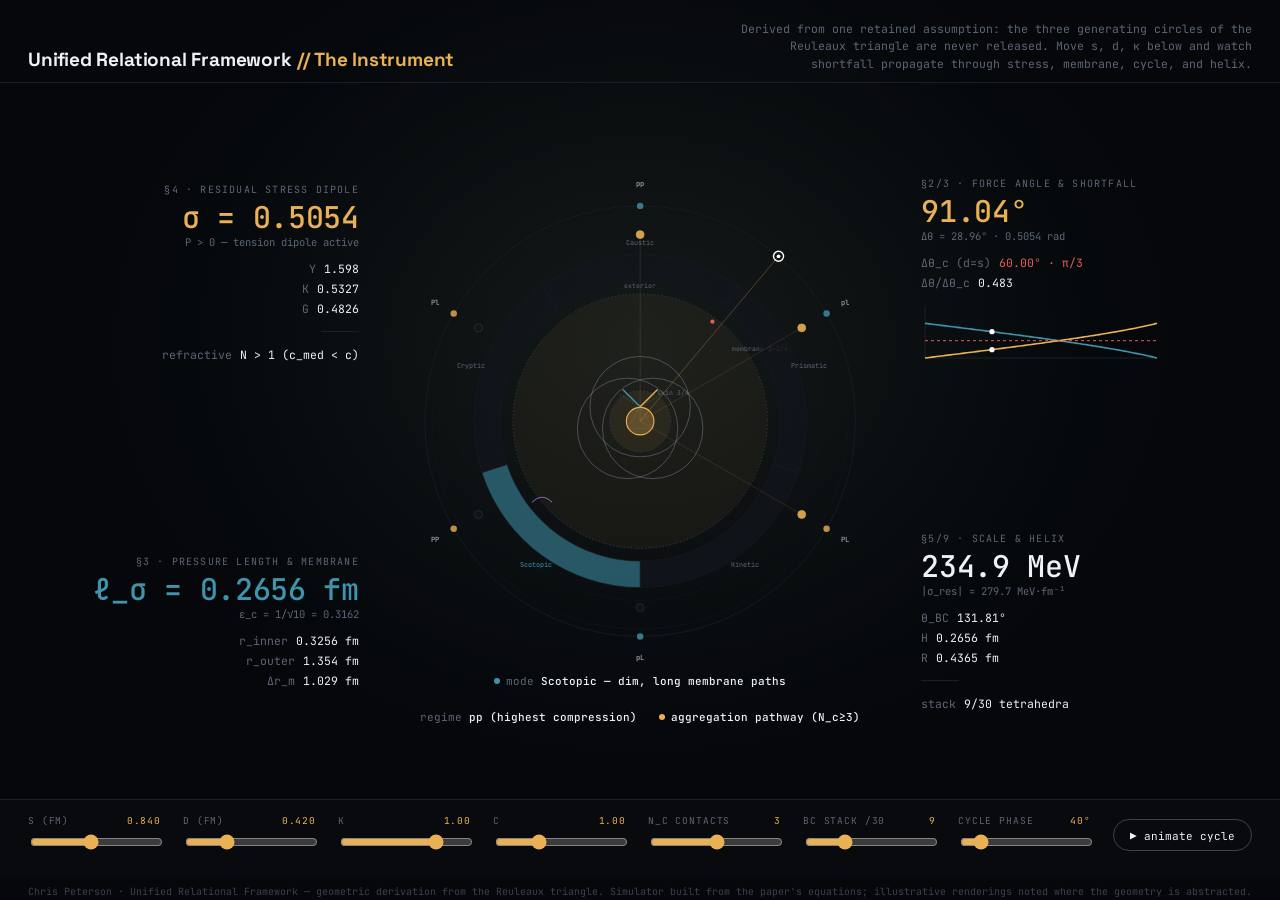
<file: sims/URF_The_Instrument.html>
<!DOCTYPE html>
<html lang="en">
<head>
<meta charset="UTF-8">
<title>URF — The Instrument</title>
<link rel="stylesheet" href="instrument.css">
</head>
<body>

<div class="stage">
  <div class="topbar">
    <div class="title">Unified Relational Framework <span>// The Instrument</span></div>
    <div class="abstract">Derived from one retained assumption: the three generating circles of the Reuleaux triangle are never released. Move s, d, κ below and watch shortfall propagate through stress, membrane, cycle, and helix.</div>
  </div>
  <div class="composition">
    <div class="quad nw">
      <div class="eyebrow">§4 · Residual Stress Dipole</div>
      <div class="big" id="out-sigma">—</div>
      <div class="capt" id="out-dipole">—</div>
      <div class="rows">
        <div class="row"><span class="k">Y</span><span id="out-Y">—</span></div>
        <div class="row"><span class="k">K</span><span id="out-K">—</span></div>
        <div class="row"><span class="k">G</span><span id="out-G">—</span></div>
        <div class="divider"></div>
        <div class="row"><span class="k">refractive</span><span id="out-refr">—</span></div>
      </div>
    </div>
    <div class="quad ne">
      <div class="eyebrow">§2/3 · Force Angle &amp; Shortfall</div>
      <div class="big amber" id="out-theta">—</div>
      <div class="capt" id="out-dtheta">—</div>
      <div class="rows">
        <div class="row"><span class="k">Δθ_c (d=s)</span><span class="mono" style="color:var(--crit)">60.00° · π/3</span></div>
        <div class="row"><span class="k">Δθ/Δθ_c</span><span id="out-ratio">—</span></div>
      </div>
      <canvas id="spark" class="spark" width="240" height="64"></canvas>
    </div>
    <div class="instrument-col">
      <svg id="instrument" viewBox="0 0 700 700"></svg>
      <div class="status-strip">
        <span><span class="dot" id="dot-mode"></span>mode <b id="s-mode">—</b></span>
        <span>regime <b id="s-regime">—</b></span>
        <span><span class="dot" id="dot-path"></span><b id="s-path">—</b></span>
      </div>
    </div>
    <div class="quad sw">
      <div class="eyebrow">§3 · Pressure Length &amp; Membrane</div>
      <div class="big teal" id="out-lsig">—</div>
      <div class="capt">ε_c = 1/√10 = 0.3162</div>
      <div class="rows">
        <div class="row"><span class="k">r_inner</span><span id="out-rin">—</span></div>
        <div class="row"><span class="k">r_outer</span><span id="out-rout">—</span></div>
        <div class="row"><span class="k">Δr_m</span><span id="out-drm">—</span></div>
      </div>
    </div>
    <div class="quad se">
      <div class="eyebrow">§5/9 · Scale &amp; Helix</div>
      <div class="big" id="out-mc2">—</div>
      <div class="capt" id="out-abssigma">—</div>
      <div class="rows">
        <div class="row"><span class="k">θ_BC</span><span id="out-thetaBC">—</span></div>
        <div class="row"><span class="k">H</span><span id="out-H">—</span></div>
        <div class="row"><span class="k">R</span><span id="out-R">—</span></div>
        <div class="divider"></div>
        <div class="row"><span class="k">stack</span><span id="out-stack">—</span></div>
      </div>
    </div>
  </div>
  <div class="rail">
    <div class="ctrl"><label>s (fm) <span class="val" id="v-s"></span></label><input type="range" id="s" min="0.3" max="1.5" step="0.001" value="0.84"></div>
    <div class="ctrl"><label>d (fm) <span class="val" id="v-d"></span></label><input type="range" id="d" min="0" max="1" step="0.001" value="0.42"></div>
    <div class="ctrl"><label>κ <span class="val" id="v-k"></span></label><input type="range" id="k" min="-2" max="2" step="0.01" value="1"></div>
    <div class="ctrl"><label>C <span class="val" id="v-c"></span></label><input type="range" id="c" min="0.1" max="3" step="0.01" value="1"></div>
    <div class="ctrl"><label>N_c contacts <span class="val" id="v-nc"></span></label><input type="range" id="nc" min="0" max="6" step="1" value="3"></div>
    <div class="ctrl"><label>BC stack /30 <span class="val" id="v-stack"></span></label><input type="range" id="stack" min="1" max="30" step="1" value="9"></div>
    <div class="ctrl"><label>cycle phase <span class="val" id="v-p"></span></label><input type="range" id="phase" min="0" max="359" step="1" value="40"></div>
    <button class="playbtn" id="playbtn">▶ animate cycle</button>
  </div>
  <div class="footline">Chris Peterson · Unified Relational Framework — geometric derivation from the Reuleaux triangle. Simulator built from the paper's equations; illustrative renderings noted where the geometry is abstracted.</div>
</div>

<script src="instrument.js"></script>
</body>
</html>
</file>
<file: sims/instrument.css>
@import url('https://fonts.googleapis.com/css2?family=Space+Grotesk:wght@400;500;600;700&family=JetBrains+Mono:wght@400;500;700&display=swap');
:root{
  --bg:#05070a;
  --ink:#eef1f6;
  --muted:#5c6675;
  --muted2:#3a424f;
  --amber:#eab054;
  --teal:#3f93ab;
  --violet:#a586d6;
  --crit:#e15c53;
  --line:#1a2029;
}
*{box-sizing:border-box;}
html,body{margin:0;background:var(--bg);color:var(--ink);font-family:'Space Grotesk',sans-serif;overflow-x:hidden;}
.mono{font-family:'JetBrains Mono',monospace;}
.stage{
  min-height:100vh;
  display:flex;flex-direction:column;
  background:
    radial-gradient(ellipse 900px 700px at 50% 38%, rgba(63,147,171,0.07), transparent 60%),
    radial-gradient(ellipse 700px 600px at 50% 38%, rgba(234,176,84,0.05), transparent 65%),
    var(--bg);
}
.topbar{
  padding:20px 28px 10px;
  display:flex;justify-content:space-between;align-items:flex-end;
  border-bottom:1px solid var(--line);
}
.topbar .title{font-size:19px;font-weight:700;letter-spacing:-0.01em;}
.topbar .title span{color:var(--amber);}
.topbar .abstract{font-size:11.5px;color:var(--muted);max-width:520px;line-height:1.5;font-family:'JetBrains Mono',monospace;text-align:right;}
.composition{
  flex:1;display:grid;
  grid-template-columns:1fr 1.5fr 1fr;
  grid-template-rows:1fr 1fr;
  align-items:center;gap:6px 30px;
  padding:18px 24px 6px;
}
.instrument-col{
  grid-column:2;grid-row:1/3;
  display:flex;flex-direction:column;align-items:center;justify-self:center;
  width:100%;max-width:640px;
}
.instrument-col svg{width:100%;height:auto;display:block;}
.status-strip{
  display:flex;gap:22px;justify-content:center;flex-wrap:wrap;
  margin-top:2px;font-family:'JetBrains Mono',monospace;font-size:11px;color:var(--muted);
}
.status-strip b{color:var(--ink);font-weight:500;}
.status-strip .dot{display:inline-block;width:6px;height:6px;border-radius:50%;margin-right:6px;position:relative;top:-1px;}
.quad{grid-column:1;font-size:12px;}
.quad.ne, .quad.se{grid-column:3;justify-self:start;text-align:left;}
.quad.nw, .quad.sw{justify-self:end;text-align:right;}
.quad.nw{grid-row:1;} .quad.ne{grid-row:1;}
.quad.sw{grid-row:2;} .quad.se{grid-row:2;}
.quad .eyebrow{font-family:'JetBrains Mono',monospace;font-size:10px;letter-spacing:0.12em;text-transform:uppercase;color:var(--muted);margin-bottom:6px;}
.quad .big{font-family:'JetBrains Mono',monospace;font-size:30px;font-weight:500;line-height:1.05;letter-spacing:-0.01em;}
.quad .big.amber{color:var(--amber);}
.quad .big.teal{color:var(--teal);}
.quad .capt{font-size:10.5px;color:var(--muted);margin-top:2px;font-family:'JetBrains Mono',monospace;}
.quad .rows{margin-top:12px;display:flex;flex-direction:column;gap:5px;}
.quad.nw .rows, .quad.sw .rows{align-items:flex-end;}
.quad.ne .rows, .quad.se .rows{align-items:flex-start;}
.quad .row{font-family:'JetBrains Mono',monospace;font-size:11.5px;display:flex;gap:8px;color:var(--ink);}
.quad .row .k{color:var(--muted);}
.quad .divider{width:38px;height:1px;background:var(--line);margin:10px 0;}
.quad.nw .divider, .quad.sw .divider{margin-left:auto;}
.spark{margin-top:10px;}
.rail{
  border-top:1px solid var(--line);
  padding:14px 24px 22px;
  display:flex;flex-wrap:wrap;gap:22px;align-items:flex-end;justify-content:center;
  background:rgba(255,255,255,0.012);
}
.ctrl{min-width:108px;}
.ctrl label{display:block;font-size:9.5px;color:var(--muted);text-transform:uppercase;letter-spacing:0.09em;margin-bottom:5px;font-family:'JetBrains Mono',monospace;}
.ctrl .val{color:var(--amber);float:right;font-family:'JetBrains Mono',monospace;}
.ctrl input[type=range]{width:100%;accent-color:var(--amber);}
.playbtn{background:transparent;border:1px solid var(--muted2);color:var(--ink);border-radius:16px;padding:9px 16px;font-family:'JetBrains Mono',monospace;font-size:11px;cursor:pointer;height:32px;align-self:center;}
.playbtn:hover{border-color:var(--amber);color:var(--amber);}
.footline{text-align:center;font-size:10px;color:var(--muted2);font-family:'JetBrains Mono',monospace;padding:8px 0 2px;}
@keyframes pulse{
  0%,100%{ opacity:0.85; }
  50%{ opacity:1; }
}
.heartpulse{animation:pulse 2.4s ease-in-out infinite;transform-origin:center;}
@media (max-width:980px){
  .composition{grid-template-columns:1fr;grid-template-rows:auto;}
  .instrument-col{grid-column:1;grid-row:auto;order:1;}
  .quad{grid-column:1!important;grid-row:auto!important;justify-self:center!important;text-align:center!important;order:2;padding:10px 0;}
  .quad .rows{align-items:center!important;}
  .topbar{flex-direction:column;align-items:flex-start;gap:4px;}
  .topbar .abstract{text-align:left;}
}
</file>
